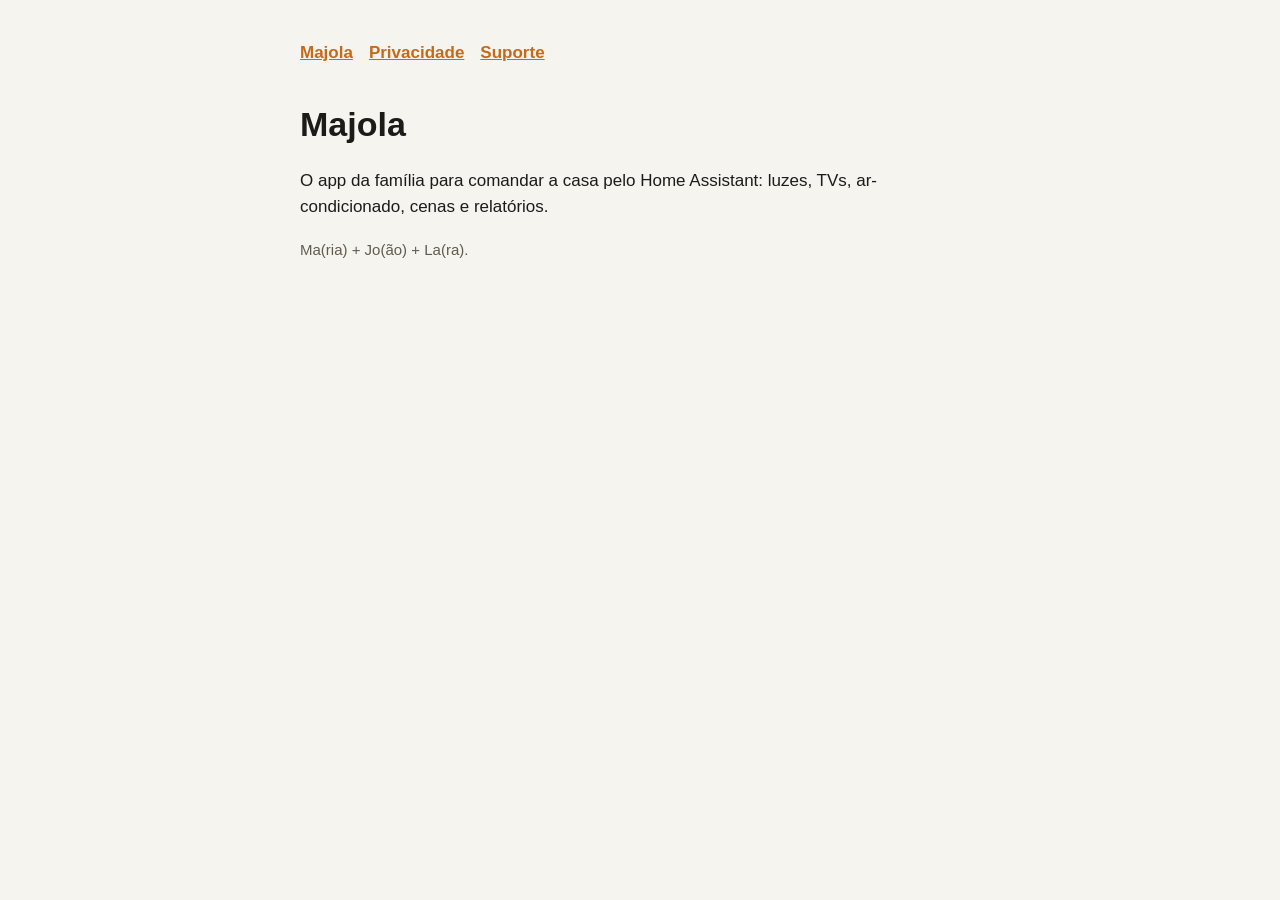
<file: index.html>
<!doctype html><html lang="pt-BR"><head><meta charset="utf-8"><meta name="viewport" content="width=device-width,initial-scale=1">
<title>Majola</title><link rel="stylesheet" href="style.css"></head><body><main>
<nav><a href="index.html">Majola</a><a href="privacidade.html">Privacidade</a><a href="suporte.html">Suporte</a></nav>
<h1>Majola</h1><p>O app da família para comandar a casa pelo Home Assistant: luzes, TVs, ar-condicionado, cenas e relatórios.</p>
<p class="muted">Ma(ria) + Jo(ão) + La(ra).</p>
</main></body></html>
</file>
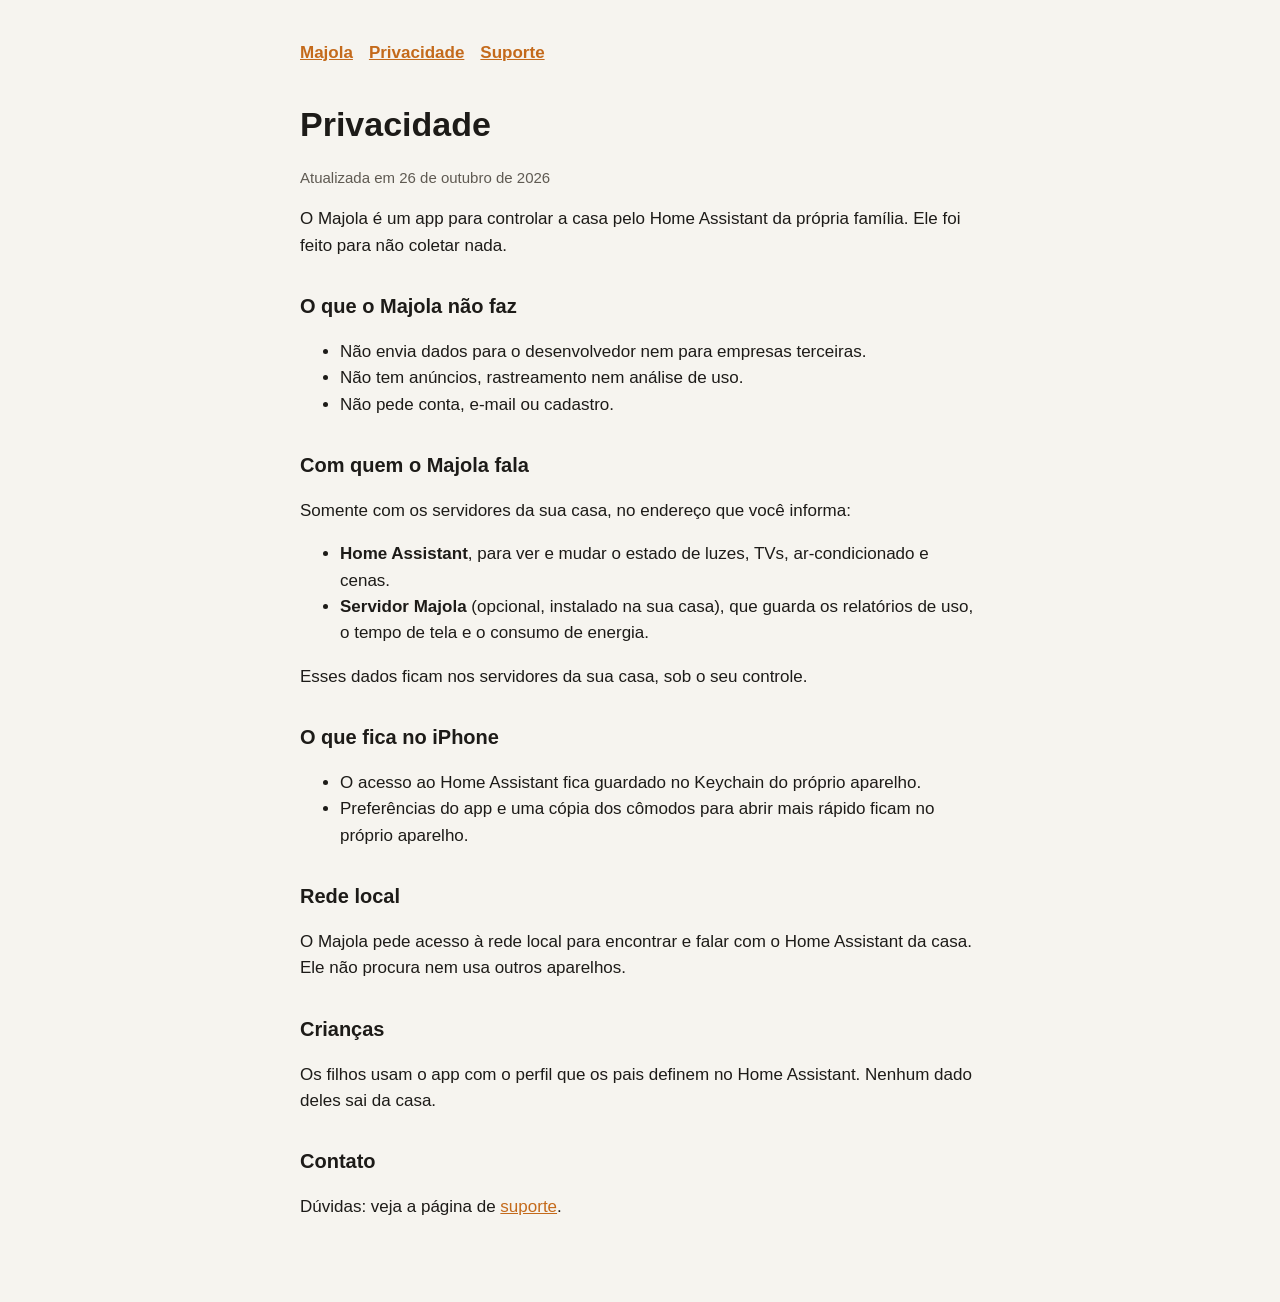
<file: privacidade.html>
<!doctype html><html lang="pt-BR"><head><meta charset="utf-8"><meta name="viewport" content="width=device-width,initial-scale=1">
<title>Majola · Privacidade</title><link rel="stylesheet" href="style.css"></head><body><main>
<nav><a href="index.html">Majola</a><a href="privacidade.html">Privacidade</a><a href="suporte.html">Suporte</a></nav>
<h1>Privacidade</h1><p class="muted">Atualizada em 26 de outubro de 2026</p>
<p>O Majola é um app para controlar a casa pelo Home Assistant da própria família. Ele foi feito para não coletar nada.</p>
<h2>O que o Majola não faz</h2>
<ul><li>Não envia dados para o desenvolvedor nem para empresas terceiras.</li>
<li>Não tem anúncios, rastreamento nem análise de uso.</li>
<li>Não pede conta, e-mail ou cadastro.</li></ul>
<h2>Com quem o Majola fala</h2>
<p>Somente com os servidores da sua casa, no endereço que você informa:</p>
<ul><li><strong>Home Assistant</strong>, para ver e mudar o estado de luzes, TVs, ar-condicionado e cenas.</li>
<li><strong>Servidor Majola</strong> (opcional, instalado na sua casa), que guarda os relatórios de uso, o tempo de tela e o consumo de energia.</li></ul>
<p>Esses dados ficam nos servidores da sua casa, sob o seu controle.</p>
<h2>O que fica no iPhone</h2>
<ul><li>O acesso ao Home Assistant fica guardado no Keychain do próprio aparelho.</li>
<li>Preferências do app e uma cópia dos cômodos para abrir mais rápido ficam no próprio aparelho.</li></ul>
<h2>Rede local</h2>
<p>O Majola pede acesso à rede local para encontrar e falar com o Home Assistant da casa. Ele não procura nem usa outros aparelhos.</p>
<h2>Crianças</h2>
<p>Os filhos usam o app com o perfil que os pais definem no Home Assistant. Nenhum dado deles sai da casa.</p>
<h2>Contato</h2>
<p>Dúvidas: veja a página de <a href="suporte.html">suporte</a>.</p>
</main></body></html>
</file>
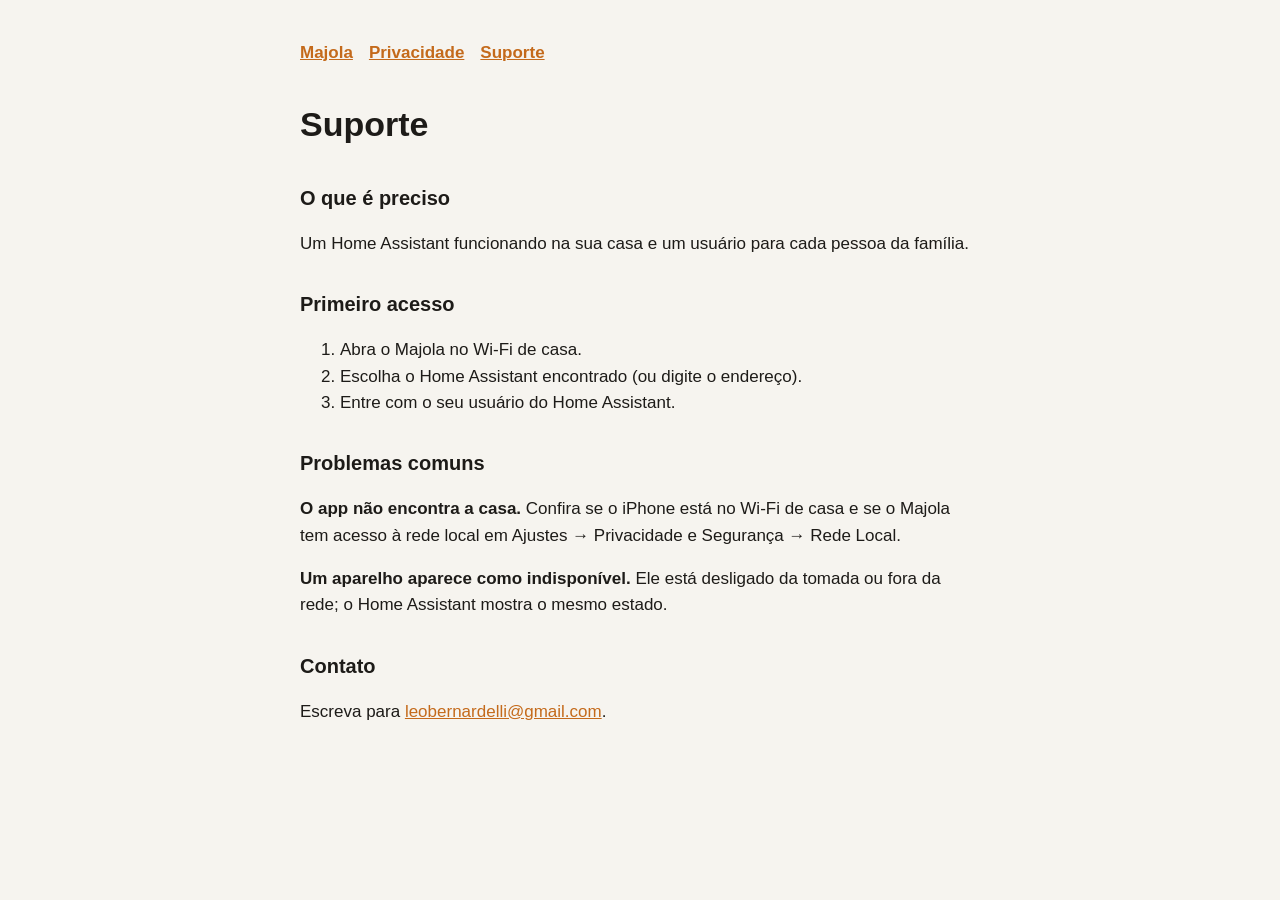
<file: suporte.html>
<!doctype html><html lang="pt-BR"><head><meta charset="utf-8"><meta name="viewport" content="width=device-width,initial-scale=1">
<title>Majola · Suporte</title><link rel="stylesheet" href="style.css"></head><body><main>
<nav><a href="index.html">Majola</a><a href="privacidade.html">Privacidade</a><a href="suporte.html">Suporte</a></nav>
<h1>Suporte</h1>
<h2>O que é preciso</h2>
<p>Um Home Assistant funcionando na sua casa e um usuário para cada pessoa da família.</p>
<h2>Primeiro acesso</h2>
<ol><li>Abra o Majola no Wi-Fi de casa.</li><li>Escolha o Home Assistant encontrado (ou digite o endereço).</li><li>Entre com o seu usuário do Home Assistant.</li></ol>
<h2>Problemas comuns</h2>
<p><strong>O app não encontra a casa.</strong> Confira se o iPhone está no Wi-Fi de casa e se o Majola tem acesso à rede local em Ajustes → Privacidade e Segurança → Rede Local.</p>
<p><strong>Um aparelho aparece como indisponível.</strong> Ele está desligado da tomada ou fora da rede; o Home Assistant mostra o mesmo estado.</p>
<h2>Contato</h2>
<p>Escreva para <a href="mailto:leobernardelli@gmail.com">leobernardelli@gmail.com</a>.</p>
</main></body></html>
</file>
<file: style.css>
:root{--bg:#f6f4ef;--text:#1d1b18;--muted:#5f5a52;--accent:#c46a1b;color-scheme:light dark}
@media (prefers-color-scheme:dark){:root{--bg:#141311;--text:#eeeae3;--muted:#a8a197;--accent:#f0a052}}
body{margin:0;background:var(--bg);color:var(--text);font:17px/1.55 -apple-system,BlinkMacSystemFont,"Segoe UI",sans-serif}
main{max-width:680px;margin:0 auto;padding:40px 16px 64px}
h1{font-size:34px;margin:0 0 4px}h2{font-size:20px;margin:32px 0 8px}
p,li{color:var(--text)}.muted{color:var(--muted);font-size:15px}a{color:var(--accent)}
nav{display:flex;gap:16px;margin-bottom:32px;font-weight:600}
</file>
